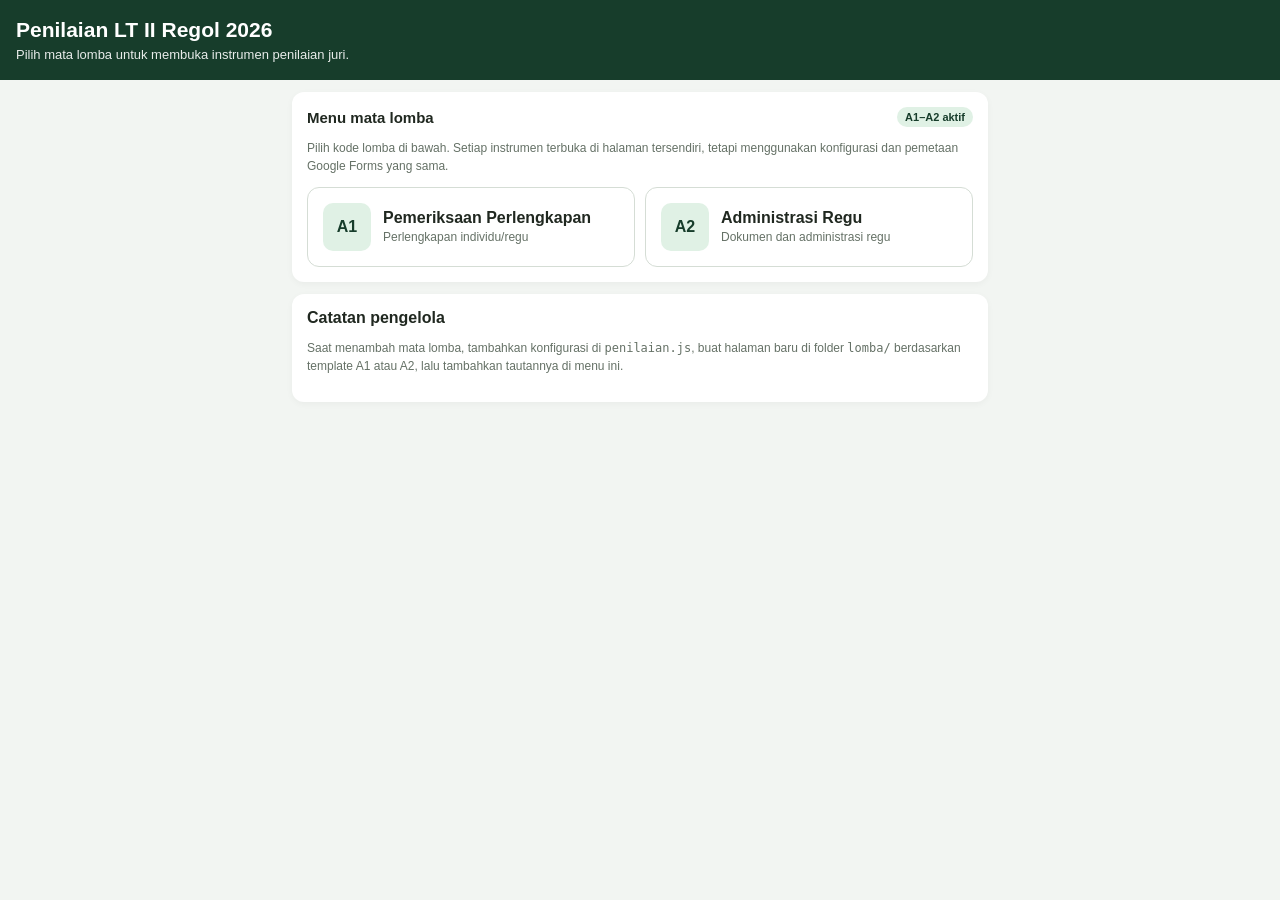
<file: index.html>
<!doctype html>
<html lang="id">
<head>
<meta charset="utf-8"><meta name="viewport" content="width=device-width,initial-scale=1">
<meta name="theme-color" content="#173d2b"><title>Menu Penilaian — LT II Regol 2026</title>
<link rel="stylesheet" href="./style.css">
</head>
<body>
<header><h1>Penilaian LT II Regol 2026</h1><p>Pilih mata lomba untuk membuka instrumen penilaian juri.</p></header>
<main>
  <section class="card">
    <div class="title">Menu mata lomba <span class="pill">A1–A2 aktif</span></div>
    <p class="hint">Pilih kode lomba di bawah. Setiap instrumen terbuka di halaman tersendiri, tetapi menggunakan konfigurasi dan pemetaan Google Forms yang sama.</p>
    <div class="grid">
      <a class="menu-card" href="./lomba/A1.html"><span class="code">A1</span><span><b>Pemeriksaan Perlengkapan</b><br><span class="hint">Perlengkapan individu/regu</span></span></a>
      <a class="menu-card" href="./lomba/A2.html"><span class="code">A2</span><span><b>Administrasi Regu</b><br><span class="hint">Dokumen dan administrasi regu</span></span></a>
    </div>
  </section>
  <section class="card"><b>Catatan pengelola</b><p class="hint">Saat menambah mata lomba, tambahkan konfigurasi di <code>penilaian.js</code>, buat halaman baru di folder <code>lomba/</code> berdasarkan template A1 atau A2, lalu tambahkan tautannya di menu ini.</p></section>
</main>
</body></html>
</file>
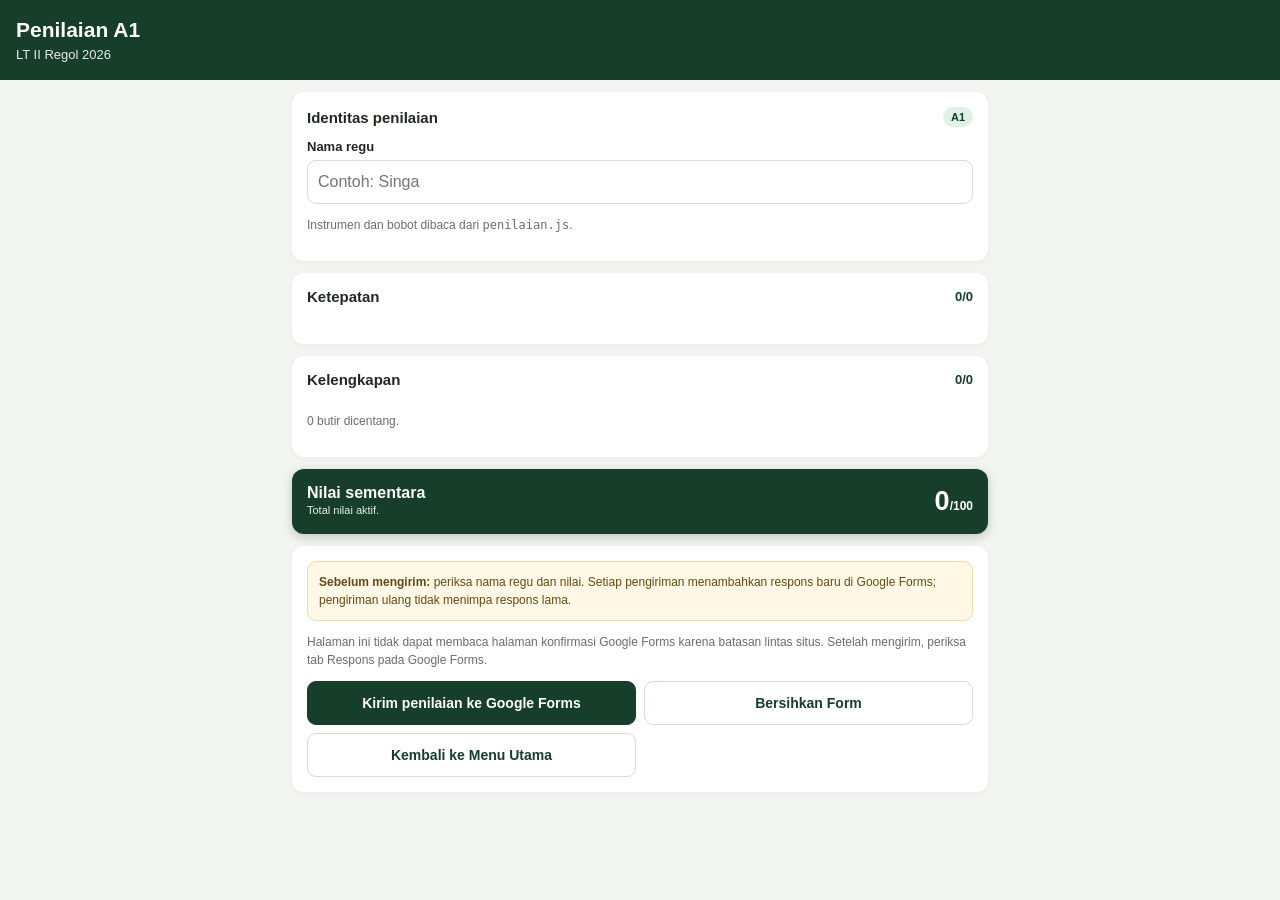
<file: A1.html>
<!doctype html>
<html lang="id">
<head>
<meta charset="utf-8"><meta name="viewport" content="width=device-width,initial-scale=1">
<meta name="theme-color" content="#173d2b"><title>Penilaian A1 — LT II Regol 2026</title>
<link rel="stylesheet" href="../style.css">
<script src="../penilaian.js"></script>
</head>
<body data-competition="A1">
<header><h1 id="pageTitle">Penilaian A1</h1><p id="pageSub">LT II Regol 2026</p></header>
<main>
  <div id="status" class="status" role="status" aria-live="polite"></div>
  <section class="card">
    <div class="title"><span>Identitas penilaian</span><span class="pill" id="codeBadge">A1</span></div>
    <div class="field"><label for="regu"><b>Nama regu</b></label><input id="regu" type="text" placeholder="Contoh: Singa" autocomplete="off" required></div>
    <p class="hint">Instrumen dan bobot dibaca dari <code>penilaian.js</code>.</p>
  </section>
  <section class="card" id="accuracyCard">
    <div class="title"><span id="accuracyTitle">Ketepatan</span><span class="score"><b id="accuracyScore">0</b>/<span id="accuracyMax">0</span></span></div>
    <p class="hint" id="accuracyHint"></p><div id="findings" class="list"></div><p class="hint" id="findsum"></p>
  </section>
  <section class="card" id="completenessCard">
    <div class="title"><span id="completenessTitle">Kelengkapan</span><span class="score"><b id="completenessScore">0</b>/<span id="completenessMax">0</span></span></div>
    <p class="hint" id="completenessHint"></p><div id="docs" class="list"></div><p class="hint"><span id="count">0</span> butir dicentang.</p>
  </section>
  <div id="otherCriteria"></div>
  <section class="card total"><div><b>Nilai sementara</b><div class="small" id="totalDescription">Total nilai aktif.</div></div><div class="big"><span id="total">0</span><small id="totalMax" style="font-size:12px">/100</small></div></section>
  <section class="card">
    <div class="notice"><b>Sebelum mengirim:</b> periksa nama regu dan nilai. Setiap pengiriman menambahkan respons baru di Google Forms; pengiriman ulang tidak menimpa respons lama.</div>
    <p class="hint">Halaman ini tidak dapat membaca halaman konfirmasi Google Forms karena batasan lintas situs. Setelah mengirim, periksa tab Respons pada Google Forms.</p>
    <div class="actions"><button class="btn primary full" id="submitBtn">Kirim penilaian ke Google Forms</button><button class="btn full" id="clearBtn">Bersihkan Form</button><a class="btn full" href="../index.html">Kembali ke Menu Utama</a></div>
  </section>
</main>
<iframe name="googleFormTarget" id="googleFormTarget" title="Pengiriman Google Forms" style="display:none"></iframe>
<form id="googleSubmitForm" method="POST" target="googleFormTarget" style="display:none"></form>
<script src="../app.js"></script>
</body></html>
</file>
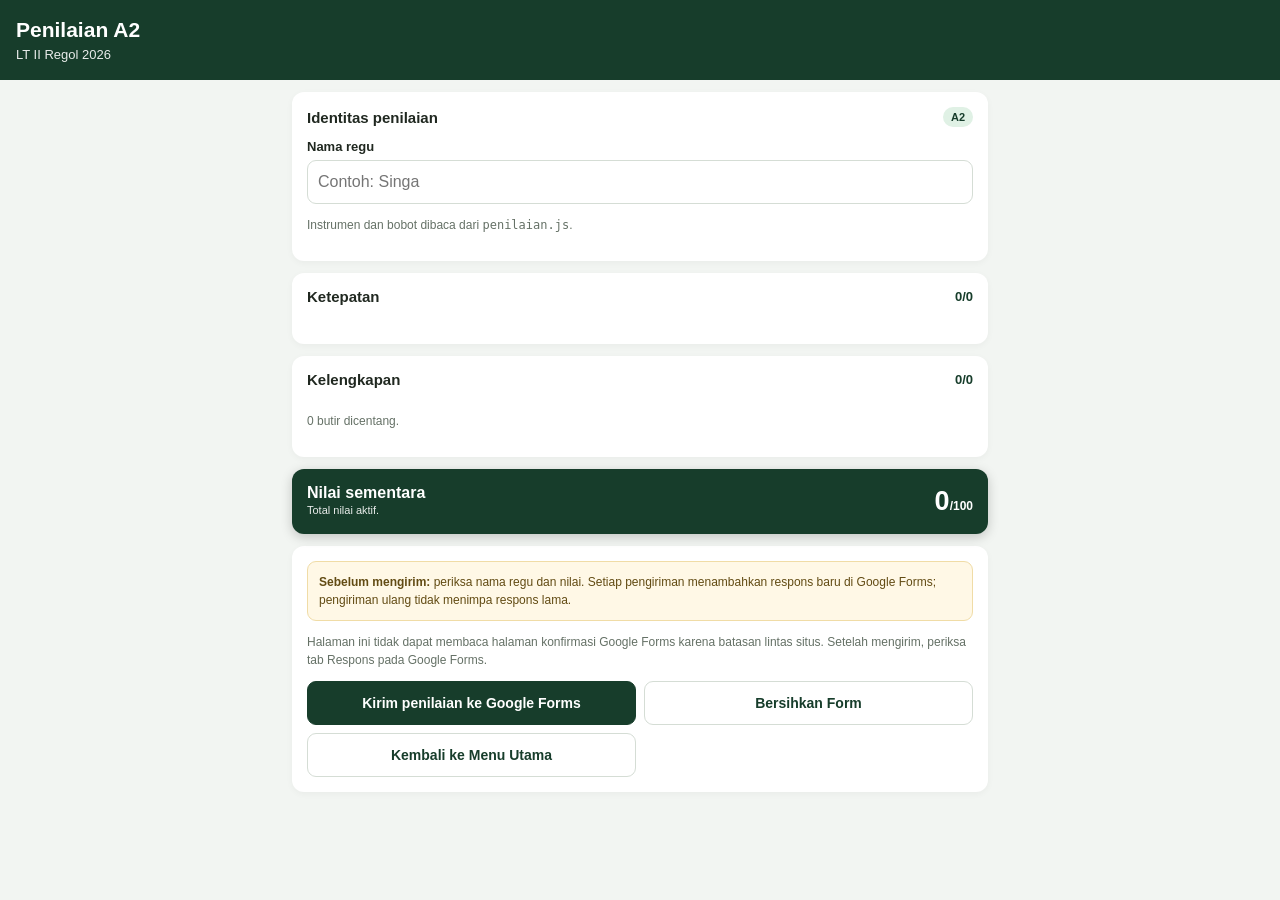
<file: A2.html>
<!doctype html>
<html lang="id">
<head>
<meta charset="utf-8"><meta name="viewport" content="width=device-width,initial-scale=1">
<meta name="theme-color" content="#173d2b"><title>Penilaian A2 — LT II Regol 2026</title>
<link rel="stylesheet" href="../style.css">
<script src="../penilaian.js"></script>
</head>
<body data-competition="A2">
<header><h1 id="pageTitle">Penilaian A2</h1><p id="pageSub">LT II Regol 2026</p></header>
<main>
  <div id="status" class="status" role="status" aria-live="polite"></div>
  <section class="card">
    <div class="title"><span>Identitas penilaian</span><span class="pill" id="codeBadge">A2</span></div>
    <div class="field"><label for="regu"><b>Nama regu</b></label><input id="regu" type="text" placeholder="Contoh: Singa" autocomplete="off" required></div>
    <p class="hint">Instrumen dan bobot dibaca dari <code>penilaian.js</code>.</p>
  </section>
  <section class="card" id="accuracyCard">
    <div class="title"><span id="accuracyTitle">Ketepatan</span><span class="score"><b id="accuracyScore">0</b>/<span id="accuracyMax">0</span></span></div>
    <p class="hint" id="accuracyHint"></p><div id="findings" class="list"></div><p class="hint" id="findsum"></p>
  </section>
  <section class="card" id="completenessCard">
    <div class="title"><span id="completenessTitle">Kelengkapan</span><span class="score"><b id="completenessScore">0</b>/<span id="completenessMax">0</span></span></div>
    <p class="hint" id="completenessHint"></p><div id="docs" class="list"></div><p class="hint"><span id="count">0</span> butir dicentang.</p>
  </section>
  <div id="otherCriteria"></div>
  <section class="card total"><div><b>Nilai sementara</b><div class="small" id="totalDescription">Total nilai aktif.</div></div><div class="big"><span id="total">0</span><small id="totalMax" style="font-size:12px">/100</small></div></section>
  <section class="card">
    <div class="notice"><b>Sebelum mengirim:</b> periksa nama regu dan nilai. Setiap pengiriman menambahkan respons baru di Google Forms; pengiriman ulang tidak menimpa respons lama.</div>
    <p class="hint">Halaman ini tidak dapat membaca halaman konfirmasi Google Forms karena batasan lintas situs. Setelah mengirim, periksa tab Respons pada Google Forms.</p>
    <div class="actions"><button class="btn primary full" id="submitBtn">Kirim penilaian ke Google Forms</button><button class="btn full" id="clearBtn">Bersihkan Form</button><a class="btn full" href="../index.html">Kembali ke Menu Utama</a></div>
  </section>
</main>
<iframe name="googleFormTarget" id="googleFormTarget" title="Pengiriman Google Forms" style="display:none"></iframe>
<form id="googleSubmitForm" method="POST" target="googleFormTarget" style="display:none"></form>
<script src="../app.js"></script>
</body></html>
</file>
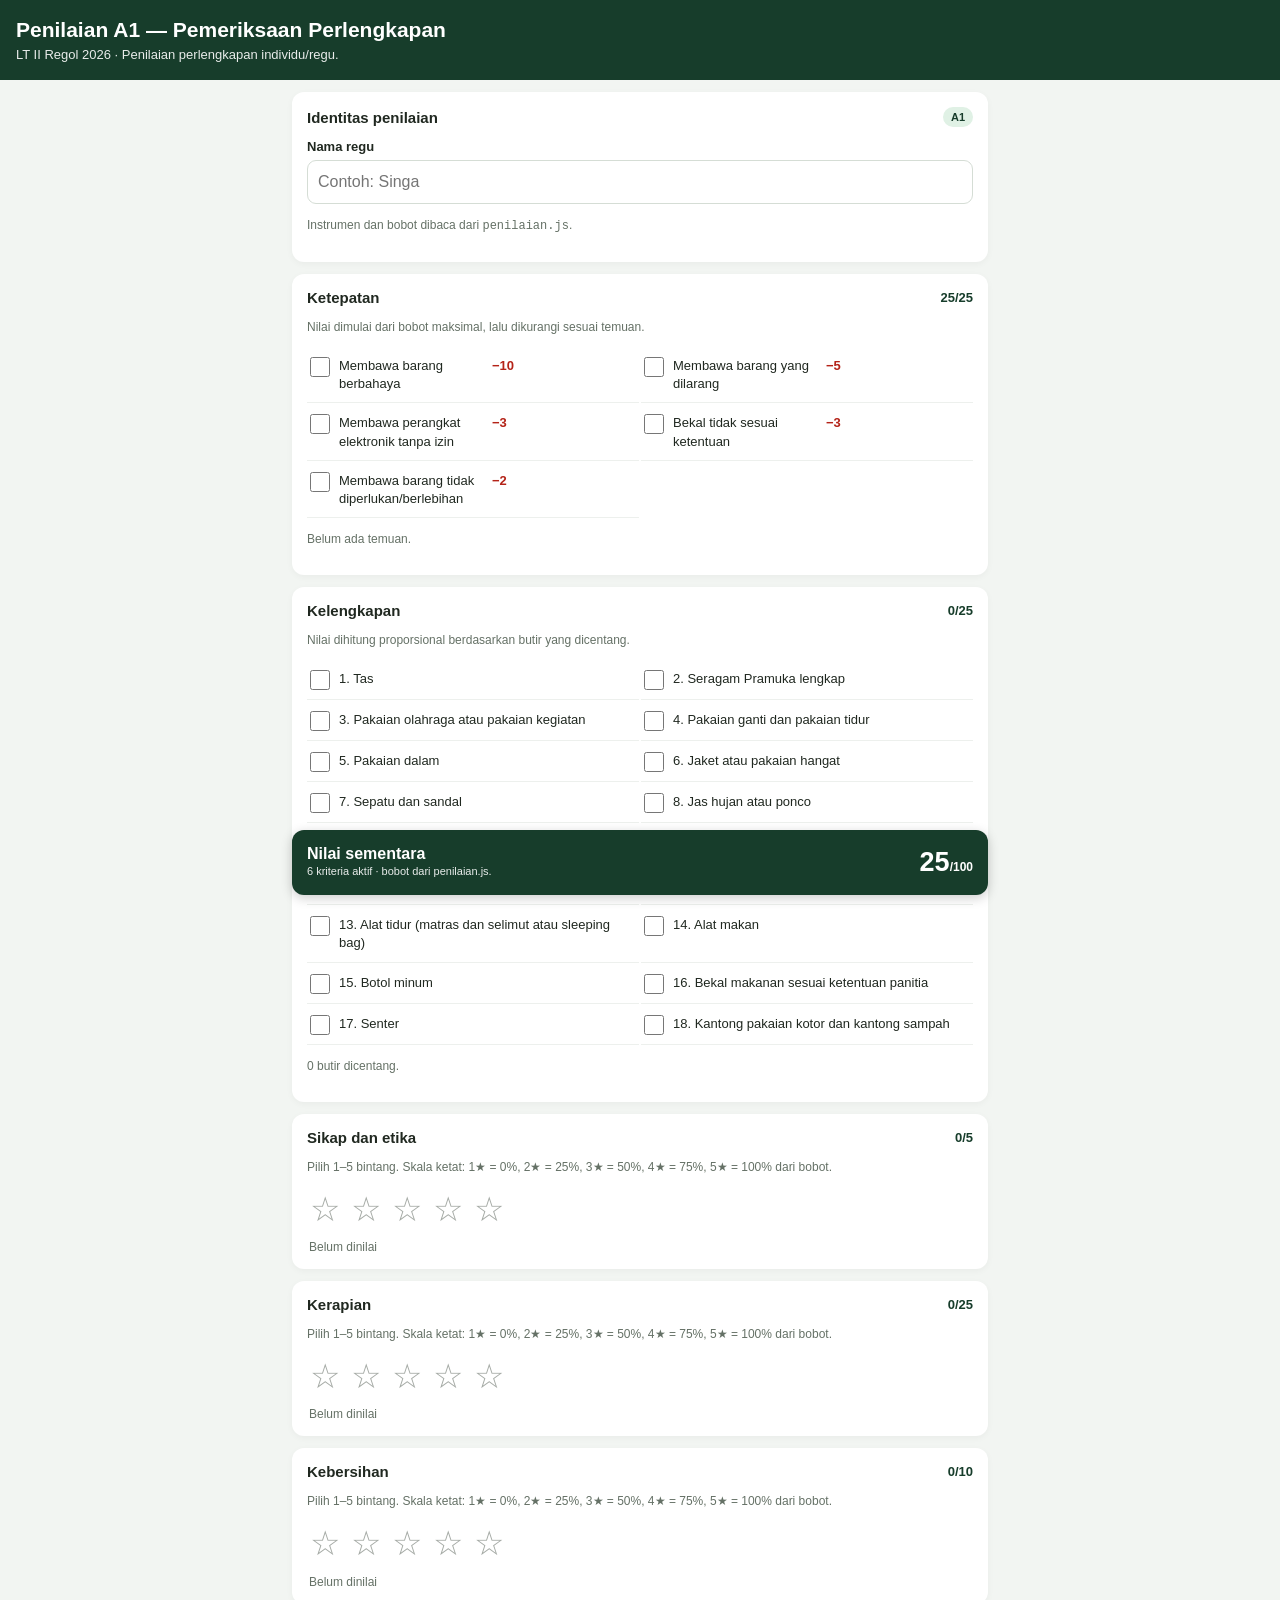
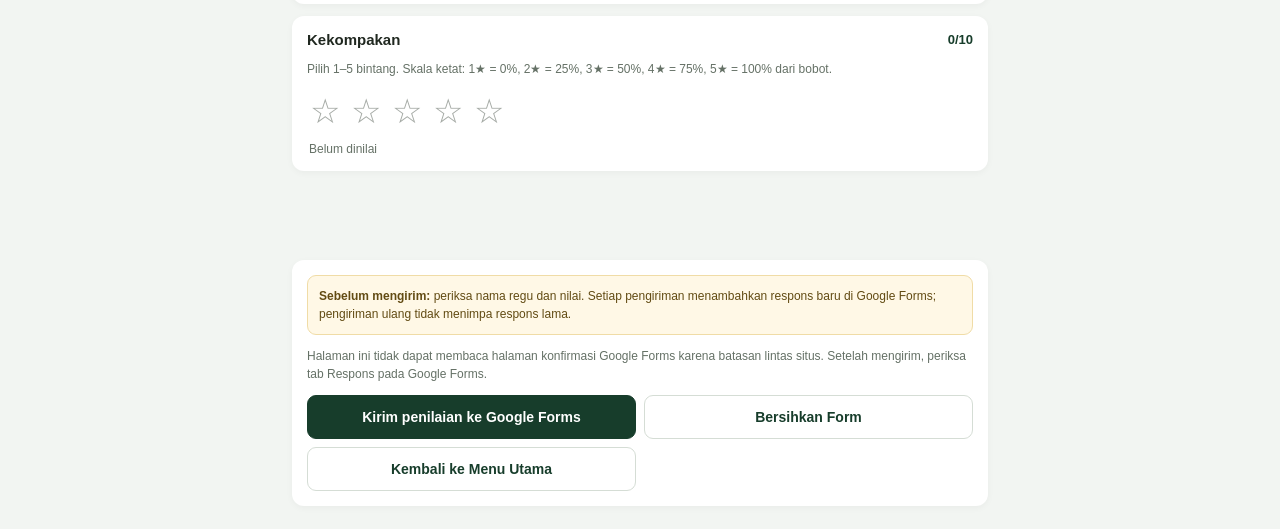
<file: lomba/A1.html>
<!doctype html>
<html lang="id">
<head>
<meta charset="utf-8"><meta name="viewport" content="width=device-width,initial-scale=1">
<meta name="theme-color" content="#173d2b"><title>Penilaian A1 — LT II Regol 2026</title>
<link rel="stylesheet" href="../style.css">
<script src="../penilaian.js"></script>
</head>
<body data-competition="A1">
<header><h1 id="pageTitle">Penilaian A1</h1><p id="pageSub">LT II Regol 2026</p></header>
<main>
  <div id="status" class="status" role="status" aria-live="polite"></div>
  <section class="card">
    <div class="title"><span>Identitas penilaian</span><span class="pill" id="codeBadge">A1</span></div>
    <div class="field"><label for="regu"><b>Nama regu</b></label><input id="regu" type="text" placeholder="Contoh: Singa" autocomplete="off" required></div>
    <p class="hint">Instrumen dan bobot dibaca dari <code>penilaian.js</code>.</p>
  </section>
  <section class="card" id="accuracyCard">
    <div class="title"><span id="accuracyTitle">Ketepatan</span><span class="score"><b id="accuracyScore">0</b>/<span id="accuracyMax">0</span></span></div>
    <p class="hint" id="accuracyHint"></p><div id="findings" class="list"></div><p class="hint" id="findsum"></p>
  </section>
  <section class="card" id="completenessCard">
    <div class="title"><span id="completenessTitle">Kelengkapan</span><span class="score"><b id="completenessScore">0</b>/<span id="completenessMax">0</span></span></div>
    <p class="hint" id="completenessHint"></p><div id="docs" class="list"></div><p class="hint"><span id="count">0</span> butir dicentang.</p>
  </section>
  <div id="otherCriteria"></div>
  <section class="card total"><div><b>Nilai sementara</b><div class="small" id="totalDescription">Total nilai aktif.</div></div><div class="big"><span id="total">0</span><small id="totalMax" style="font-size:12px">/100</small></div></section>
  <section class="card">
    <div class="notice"><b>Sebelum mengirim:</b> periksa nama regu dan nilai. Setiap pengiriman menambahkan respons baru di Google Forms; pengiriman ulang tidak menimpa respons lama.</div>
    <p class="hint">Halaman ini tidak dapat membaca halaman konfirmasi Google Forms karena batasan lintas situs. Setelah mengirim, periksa tab Respons pada Google Forms.</p>
    <div class="actions"><button class="btn primary full" id="submitBtn">Kirim penilaian ke Google Forms</button><button class="btn full" id="clearBtn">Bersihkan Form</button><a class="btn full" href="../index.html">Kembali ke Menu Utama</a></div>
  </section>
</main>
<iframe name="googleFormTarget" id="googleFormTarget" title="Pengiriman Google Forms" style="display:none"></iframe>
<div class="submit-overlay" id="submitOverlay" hidden role="dialog" aria-modal="true" aria-labelledby="submitModalTitle">
  <section class="submit-modal">
    <h2 id="submitModalTitle">Mengirim penilaian ke Google Forms</h2>
    <p class="hint" id="submitModalDescription">Mohon tunggu, jangan tutup halaman ini.</p>
    <ol class="submit-steps" id="submitSteps">
      <li class="active"><span class="step-icon">1</span><span>Mengirim...</span></li>
      <li><span class="step-icon">2</span><span>Menginput jawaban...</span></li>
      <li><span class="step-icon">3</span><span>Selesai</span></li>
    </ol>
    <div class="progress-track"><div class="progress-bar" id="submitProgress"></div></div>
    <p class="submit-final-note" id="submitFinalNote" hidden>Jawaban sudah dikirim. Silakan hapus isian dengan klik <b>Bersihkan Form</b>.</p>
    <p class="hint" id="submitCaveat" hidden>Catatan: halaman ini tidak dapat memastikan respons sudah tersimpan di Google Forms. Untuk memastikan, periksa tab Respons di Google Forms.</p>
    <button class="btn primary full" id="continueBtn" type="button" hidden>Lanjutkan</button>
  </section>
</div>

<form id="googleSubmitForm" method="POST" target="googleFormTarget" style="display:none"></form>
<script src="../app.js"></script>
</body></html>
</file>
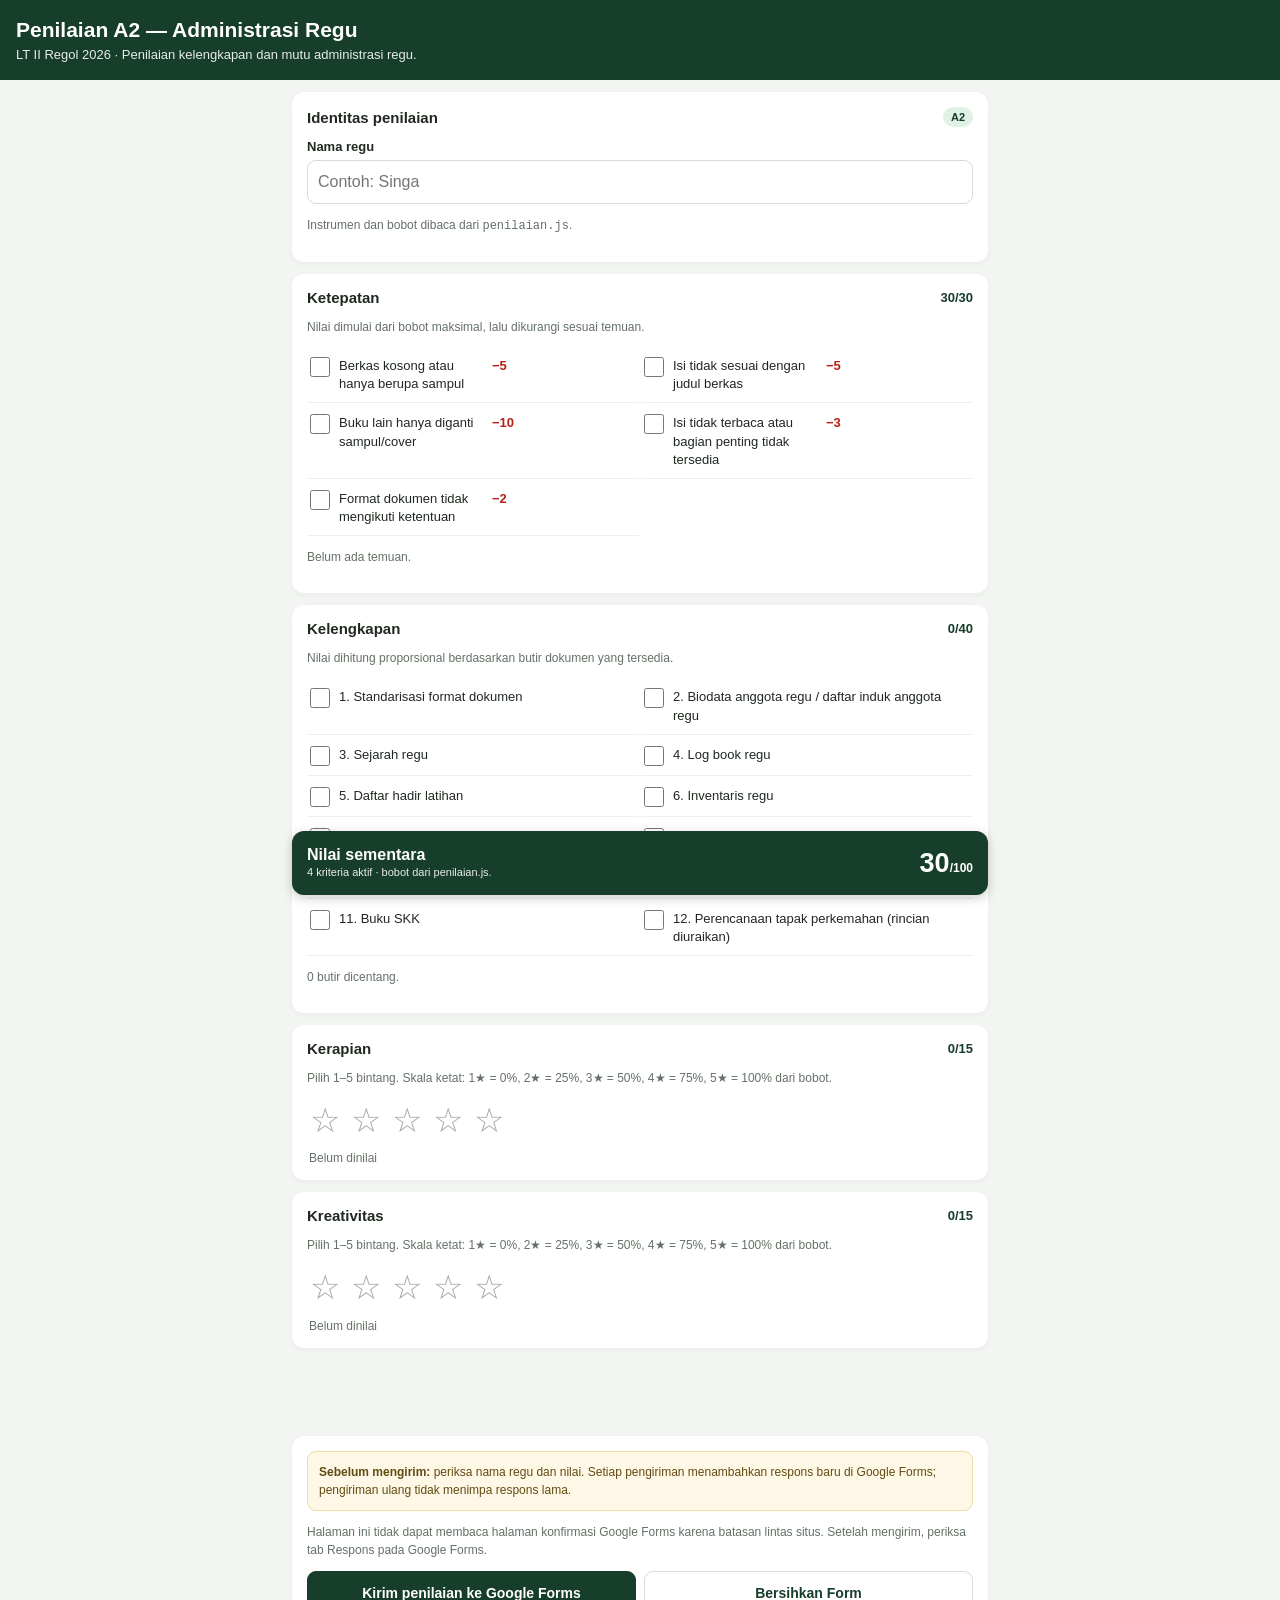
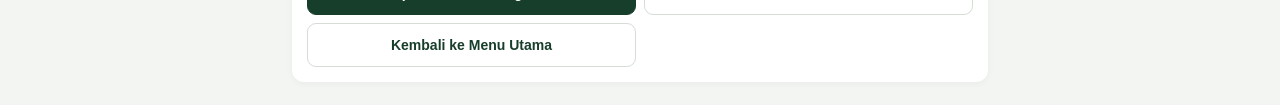
<file: lomba/A2.html>
<!doctype html>
<html lang="id">
<head>
<meta charset="utf-8"><meta name="viewport" content="width=device-width,initial-scale=1">
<meta name="theme-color" content="#173d2b"><title>Penilaian A2 — LT II Regol 2026</title>
<link rel="stylesheet" href="../style.css">
<script src="../penilaian.js"></script>
</head>
<body data-competition="A2">
<header><h1 id="pageTitle">Penilaian A2</h1><p id="pageSub">LT II Regol 2026</p></header>
<main>
  <div id="status" class="status" role="status" aria-live="polite"></div>
  <section class="card">
    <div class="title"><span>Identitas penilaian</span><span class="pill" id="codeBadge">A2</span></div>
    <div class="field"><label for="regu"><b>Nama regu</b></label><input id="regu" type="text" placeholder="Contoh: Singa" autocomplete="off" required></div>
    <p class="hint">Instrumen dan bobot dibaca dari <code>penilaian.js</code>.</p>
  </section>
  <section class="card" id="accuracyCard">
    <div class="title"><span id="accuracyTitle">Ketepatan</span><span class="score"><b id="accuracyScore">0</b>/<span id="accuracyMax">0</span></span></div>
    <p class="hint" id="accuracyHint"></p><div id="findings" class="list"></div><p class="hint" id="findsum"></p>
  </section>
  <section class="card" id="completenessCard">
    <div class="title"><span id="completenessTitle">Kelengkapan</span><span class="score"><b id="completenessScore">0</b>/<span id="completenessMax">0</span></span></div>
    <p class="hint" id="completenessHint"></p><div id="docs" class="list"></div><p class="hint"><span id="count">0</span> butir dicentang.</p>
  </section>
  <div id="otherCriteria"></div>
  <section class="card total"><div><b>Nilai sementara</b><div class="small" id="totalDescription">Total nilai aktif.</div></div><div class="big"><span id="total">0</span><small id="totalMax" style="font-size:12px">/100</small></div></section>
  <section class="card">
    <div class="notice"><b>Sebelum mengirim:</b> periksa nama regu dan nilai. Setiap pengiriman menambahkan respons baru di Google Forms; pengiriman ulang tidak menimpa respons lama.</div>
    <p class="hint">Halaman ini tidak dapat membaca halaman konfirmasi Google Forms karena batasan lintas situs. Setelah mengirim, periksa tab Respons pada Google Forms.</p>
    <div class="actions"><button class="btn primary full" id="submitBtn">Kirim penilaian ke Google Forms</button><button class="btn full" id="clearBtn">Bersihkan Form</button><a class="btn full" href="../index.html">Kembali ke Menu Utama</a></div>
  </section>
</main>
<iframe name="googleFormTarget" id="googleFormTarget" title="Pengiriman Google Forms" style="display:none"></iframe>
<div class="submit-overlay" id="submitOverlay" hidden role="dialog" aria-modal="true" aria-labelledby="submitModalTitle">
  <section class="submit-modal">
    <h2 id="submitModalTitle">Mengirim penilaian ke Google Forms</h2>
    <p class="hint" id="submitModalDescription">Mohon tunggu, jangan tutup halaman ini.</p>
    <ol class="submit-steps" id="submitSteps">
      <li class="active"><span class="step-icon">1</span><span>Mengirim...</span></li>
      <li><span class="step-icon">2</span><span>Menginput jawaban...</span></li>
      <li><span class="step-icon">3</span><span>Selesai</span></li>
    </ol>
    <div class="progress-track"><div class="progress-bar" id="submitProgress"></div></div>
    <p class="submit-final-note" id="submitFinalNote" hidden>Jawaban sudah dikirim. Silakan hapus isian dengan klik <b>Bersihkan Form</b>.</p>
    <p class="hint" id="submitCaveat" hidden>Catatan: halaman ini tidak dapat memastikan respons sudah tersimpan di Google Forms. Untuk memastikan, periksa tab Respons di Google Forms.</p>
    <button class="btn primary full" id="continueBtn" type="button" hidden>Lanjutkan</button>
  </section>
</div>

<form id="googleSubmitForm" method="POST" target="googleFormTarget" style="display:none"></form>
<script src="../app.js"></script>
</body></html>
</file>
<file: style.css>
*{box-sizing:border-box} :root{--green:#173d2b;--green2:#e0f1e5;--bg:#f2f5f2;--border:#d5ddd5;--text:#202820;--muted:#657166;--red:#b42318;--gold:#d99b19}
body{margin:0;font-family:Arial,sans-serif;background:var(--bg);color:var(--text)}header{background:var(--green);color:white;padding:18px 16px}header h1{margin:0 0 5px;font-size:21px}header p{margin:0;font-size:13px;opacity:.9}
main{max-width:720px;margin:auto;padding:12px}.card{background:#fff;border-radius:12px;padding:15px;margin-bottom:12px;box-shadow:0 2px 7px #0000000a}
label{font-size:13px}.field{display:grid;gap:6px;margin:12px 0}input[type=text],input[type=number],select{width:100%;min-height:44px;padding:10px;border:1px solid var(--border);border-radius:9px;font-size:16px;background:white;color:var(--text)}
.hint{font-size:12px;line-height:1.5;color:var(--muted)}.title{display:flex;justify-content:space-between;align-items:center;gap:10px;font-size:15px;font-weight:bold;margin-bottom:9px}.score{color:var(--green);white-space:nowrap;font-size:13px}
.list{display:grid;grid-template-columns:1fr;gap:2px}.item{display:flex;gap:9px;align-items:flex-start;padding:9px 3px;border-bottom:1px solid #edf0ed;line-height:1.4}.item input{width:20px;height:20px;flex-shrink:0;accent-color:var(--green);margin:0}.item span{flex:1}.deduct{color:var(--red);font-weight:bold;white-space:nowrap}
.starInput{display:flex;align-items:center;flex-wrap:wrap;gap:5px}.starButton{border:0;background:transparent;color:#a5aaa5;font-size:34px;line-height:1.1;padding:3px;cursor:pointer;border-radius:7px}.starButton.selected{color:var(--gold)}.starButton:focus-visible{outline:2px solid var(--green);outline-offset:2px}.starDescription{flex-basis:100%;font-size:12px;color:var(--muted);padding:4px 2px 0}
.btn{display:inline-flex;align-items:center;justify-content:center;min-height:44px;padding:10px 14px;border:1px solid var(--border);border-radius:9px;background:#fff;color:var(--green);font-weight:bold;text-decoration:none;cursor:pointer;font-size:14px}.btn.primary{background:var(--green);color:white;border-color:var(--green)}.btn.full{width:100%}.grid{display:grid;grid-template-columns:1fr;gap:10px}.menu-card{border:1px solid var(--border);border-radius:12px;padding:15px;background:white;text-decoration:none;color:var(--text);display:flex;align-items:center;gap:12px}.menu-card:hover{border-color:var(--green)}.code{width:48px;height:48px;display:grid;place-items:center;background:var(--green2);color:var(--green);border-radius:10px;font-weight:bold}
.total{background:var(--green);color:white;display:flex;justify-content:space-between;align-items:center;gap:10px;position:sticky;bottom:5px;z-index:2;box-shadow:0 3px 12px #0003}.big{font-size:27px;font-weight:bold;white-space:nowrap}.small{font-size:11px;line-height:1.5;opacity:.9}
.notice{background:#fff8e6;border:1px solid #f0dca6;color:#624b13;padding:11px;border-radius:9px;font-size:12px;line-height:1.5}.status{display:none;padding:11px;border-radius:9px;font-size:13px;line-height:1.5;margin-bottom:10px}.status.show{display:block}.status.ok{background:#e7f5eb;border:1px solid #b8dfc3;color:#205b32}.status.err{background:#fdebea;border:1px solid #f2c3bf;color:#8b2019}.actions{display:grid;grid-template-columns:1fr;gap:8px}.pill{display:inline-block;background:var(--green2);color:var(--green);padding:4px 8px;border-radius:999px;font-size:11px}
@media(min-width:480px){.grid{grid-template-columns:1fr 1fr}.list{grid-template-columns:1fr 1fr}.actions{grid-template-columns:1fr 1fr}}

.submit-overlay{position:fixed;inset:0;z-index:1000;background:rgba(12,24,16,.62);display:flex;align-items:center;justify-content:center;padding:18px}.submit-overlay[hidden]{display:none}.submit-modal{width:min(100%,440px);background:#fff;border-radius:16px;padding:22px;box-shadow:0 18px 60px #0004}.submit-modal h2{font-size:20px;line-height:1.3;margin:0 0 8px;color:var(--green)}.submit-steps{list-style:none;margin:18px 0;padding:0;display:grid;gap:12px}.submit-steps li{display:flex;align-items:center;gap:10px;color:#8a928b;font-size:14px}.step-icon{display:grid;place-items:center;width:27px;height:27px;border:1px solid #cdd5cd;border-radius:50%;font-size:12px;font-weight:bold;flex-shrink:0}.submit-steps li.active{color:var(--green);font-weight:bold}.submit-steps li.active .step-icon{background:var(--green2);border-color:var(--green);color:var(--green)}.submit-steps li.done{color:#24703a}.submit-steps li.done .step-icon{background:#e7f5eb;border-color:#8ac69b;color:#24703a}.progress-track{height:8px;border-radius:99px;background:#e7ece7;overflow:hidden;margin:14px 0}.progress-bar{height:100%;width:0;background:var(--green);transition:width .3s ease}.submit-final-note{font-size:14px;line-height:1.5;background:#e7f5eb;border:1px solid #b8dfc3;color:#205b32;padding:12px;border-radius:9px}.submit-modal .hint{line-height:1.5}

/* Make disabled controls visibly unavailable */
button:disabled {
  opacity: 0.5;
  cursor: not-allowed;
}
</file>
